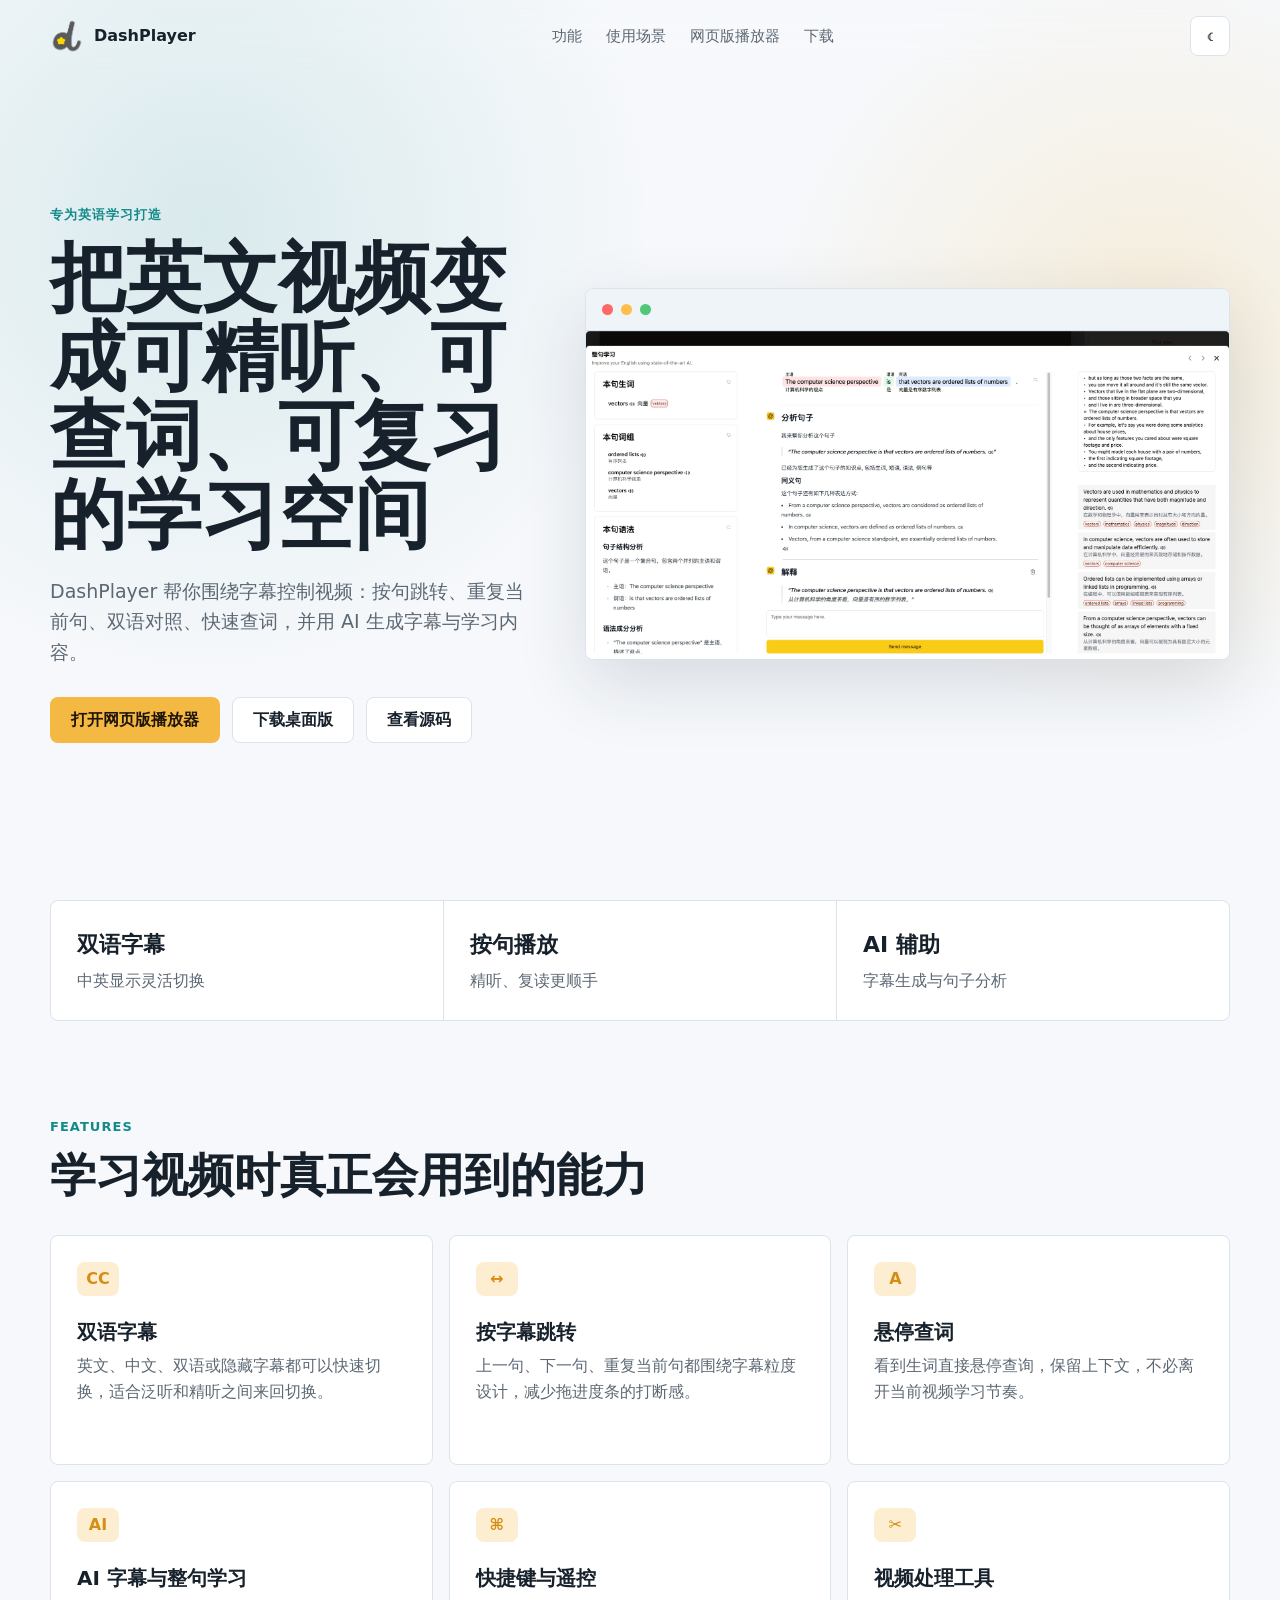
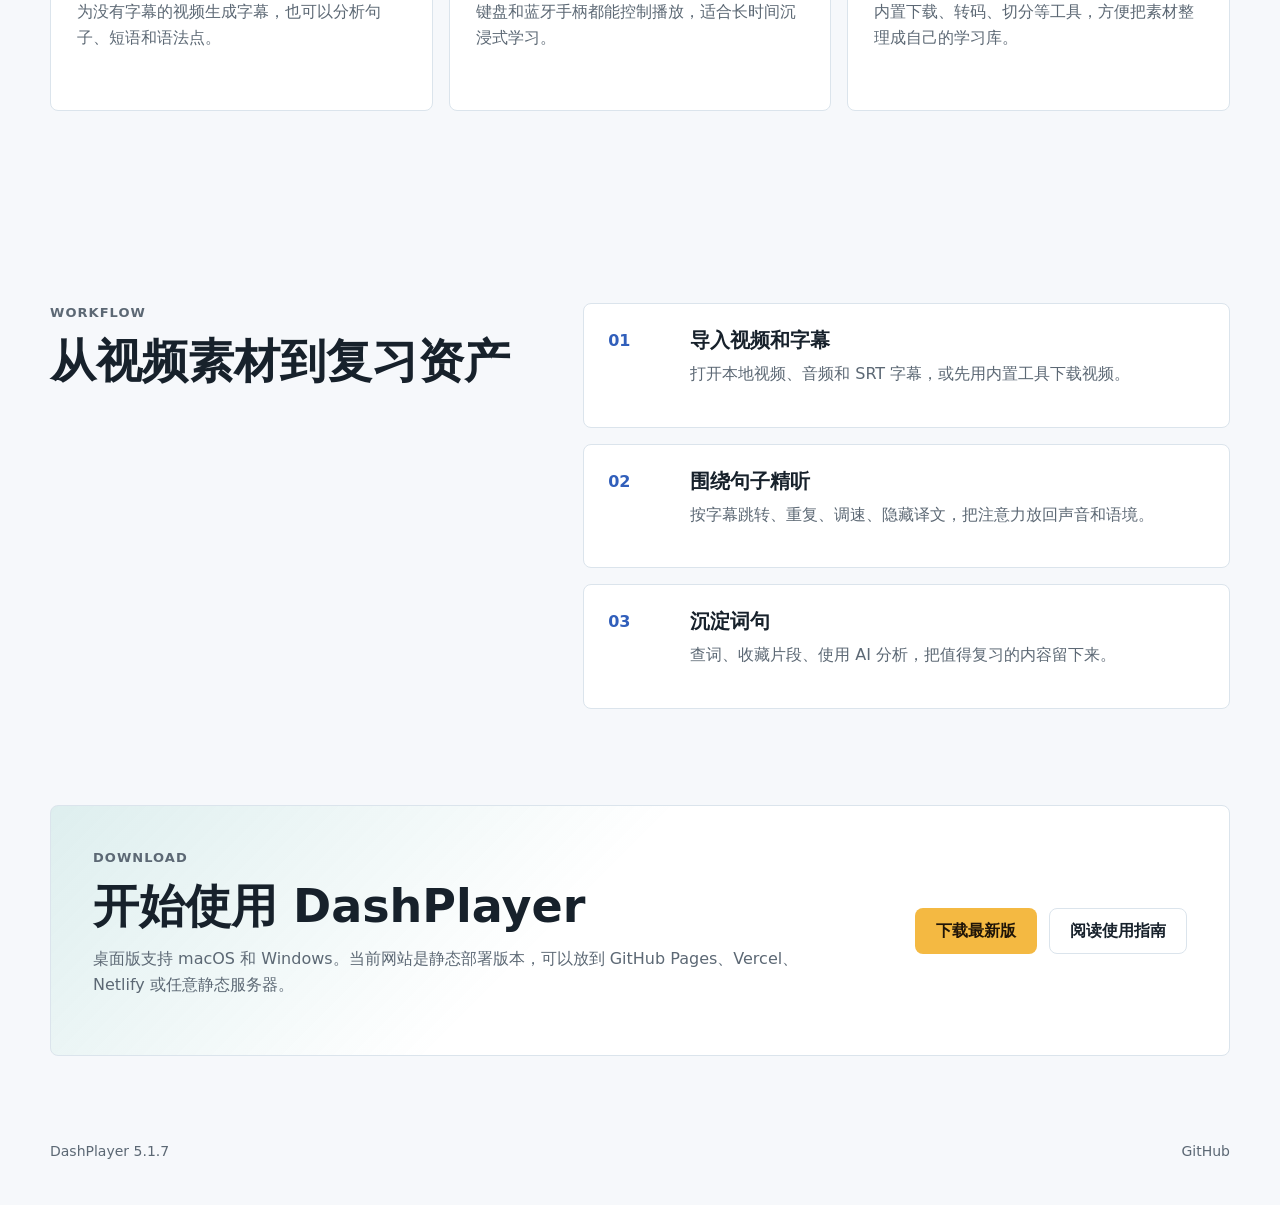
<file: site/index.html>
<!doctype html>
<html lang="zh-CN">
  <head>
    <meta charset="UTF-8" />
    <meta name="viewport" content="width=device-width, initial-scale=1.0" />
    <meta
      name="description"
      content="DashPlayer 是一款为英语学习打造的视频播放器，支持双语字幕、按句跳转、查词、AI 字幕和视频处理。"
    />
    <title>DashPlayer - 英语学习视频播放器</title>
    <link rel="icon" href="./assets/logo-light.png" />
    <link rel="stylesheet" href="./styles.css" />
  </head>
  <body>
    <header class="site-header">
        <a class="brand" href="#top" aria-label="DashPlayer 首页">
        <img src="./assets/logo-light.png" alt="" />
        <span>DashPlayer</span>
      </a>
      <nav class="site-nav" aria-label="主导航">
        <a href="#features">功能</a>
        <a href="#workflow">使用场景</a>
        <a href="./app.html">网页版播放器</a>
        <a href="#download">下载</a>
      </nav>
      <button class="theme-toggle" type="button" aria-label="切换主题">
        <span class="theme-icon" aria-hidden="true">☾</span>
      </button>
    </header>

    <main id="top">
      <section class="hero">
        <div class="hero-copy">
          <p class="eyebrow">专为英语学习打造</p>
          <h1>把英文视频变成可精听、可查词、可复习的学习空间</h1>
          <p class="lead">
            DashPlayer 帮你围绕字幕控制视频：按句跳转、重复当前句、双语对照、快速查词，并用 AI
            生成字幕与学习内容。
          </p>
          <div class="hero-actions">
            <a class="button primary" href="./app.html">打开网页版播放器</a>
            <a class="button secondary" href="#download">下载桌面版</a>
            <a class="button secondary" href="https://github.com/solidSpoon/DashPlayer" target="_blank" rel="noreferrer">查看源码</a>
          </div>
        </div>

        <div class="product-panel" aria-label="DashPlayer 界面预览">
          <div class="window-bar">
            <span></span>
            <span></span>
            <span></span>
          </div>
          <img src="./assets/ai-chat.png" alt="DashPlayer AI 整句学习界面截图" />
        </div>
      </section>

      <section class="metrics" aria-label="核心能力">
        <div>
          <strong>双语字幕</strong>
          <span>中英显示灵活切换</span>
        </div>
        <div>
          <strong>按句播放</strong>
          <span>精听、复读更顺手</span>
        </div>
        <div>
          <strong>AI 辅助</strong>
          <span>字幕生成与句子分析</span>
        </div>
      </section>

      <section id="features" class="section">
        <div class="section-heading">
          <p class="eyebrow">Features</p>
          <h2>学习视频时真正会用到的能力</h2>
        </div>
        <div class="feature-grid">
          <article>
            <span class="feature-icon">CC</span>
            <h3>双语字幕</h3>
            <p>英文、中文、双语或隐藏字幕都可以快速切换，适合泛听和精听之间来回切换。</p>
          </article>
          <article>
            <span class="feature-icon">↔</span>
            <h3>按字幕跳转</h3>
            <p>上一句、下一句、重复当前句都围绕字幕粒度设计，减少拖进度条的打断感。</p>
          </article>
          <article>
            <span class="feature-icon">A</span>
            <h3>悬停查词</h3>
            <p>看到生词直接悬停查询，保留上下文，不必离开当前视频学习节奏。</p>
          </article>
          <article>
            <span class="feature-icon">AI</span>
            <h3>AI 字幕与整句学习</h3>
            <p>为没有字幕的视频生成字幕，也可以分析句子、短语和语法点。</p>
          </article>
          <article>
            <span class="feature-icon">⌘</span>
            <h3>快捷键与遥控</h3>
            <p>键盘和蓝牙手柄都能控制播放，适合长时间沉浸式学习。</p>
          </article>
          <article>
            <span class="feature-icon">✂</span>
            <h3>视频处理工具</h3>
            <p>内置下载、转码、切分等工具，方便把素材整理成自己的学习库。</p>
          </article>
        </div>
      </section>

      <section id="workflow" class="workflow">
        <div class="section-heading">
          <p class="eyebrow">Workflow</p>
          <h2>从视频素材到复习资产</h2>
        </div>
        <ol>
          <li>
            <span>01</span>
            <div>
              <h3>导入视频和字幕</h3>
              <p>打开本地视频、音频和 SRT 字幕，或先用内置工具下载视频。</p>
            </div>
          </li>
          <li>
            <span>02</span>
            <div>
              <h3>围绕句子精听</h3>
              <p>按字幕跳转、重复、调速、隐藏译文，把注意力放回声音和语境。</p>
            </div>
          </li>
          <li>
            <span>03</span>
            <div>
              <h3>沉淀词句</h3>
              <p>查词、收藏片段、使用 AI 分析，把值得复习的内容留下来。</p>
            </div>
          </li>
        </ol>
      </section>

      <section id="download" class="download">
        <div>
          <p class="eyebrow">Download</p>
          <h2>开始使用 DashPlayer</h2>
          <p>
            桌面版支持 macOS 和 Windows。当前网站是静态部署版本，可以放到 GitHub Pages、Vercel、
            Netlify 或任意静态服务器。
          </p>
        </div>
        <div class="download-actions">
          <a class="button primary" href="https://github.com/solidSpoon/DashPlayer/releases/latest" target="_blank" rel="noreferrer">下载最新版</a>
          <a class="button secondary" href="https://solidspoon.xyz/DashPlayer/home.html" target="_blank" rel="noreferrer">阅读使用指南</a>
        </div>
      </section>
    </main>

    <footer class="site-footer">
      <span>DashPlayer 5.1.7</span>
      <a href="https://github.com/solidSpoon/DashPlayer" target="_blank" rel="noreferrer">GitHub</a>
    </footer>

    <script src="./script.js"></script>
  </body>
</html>
</file>
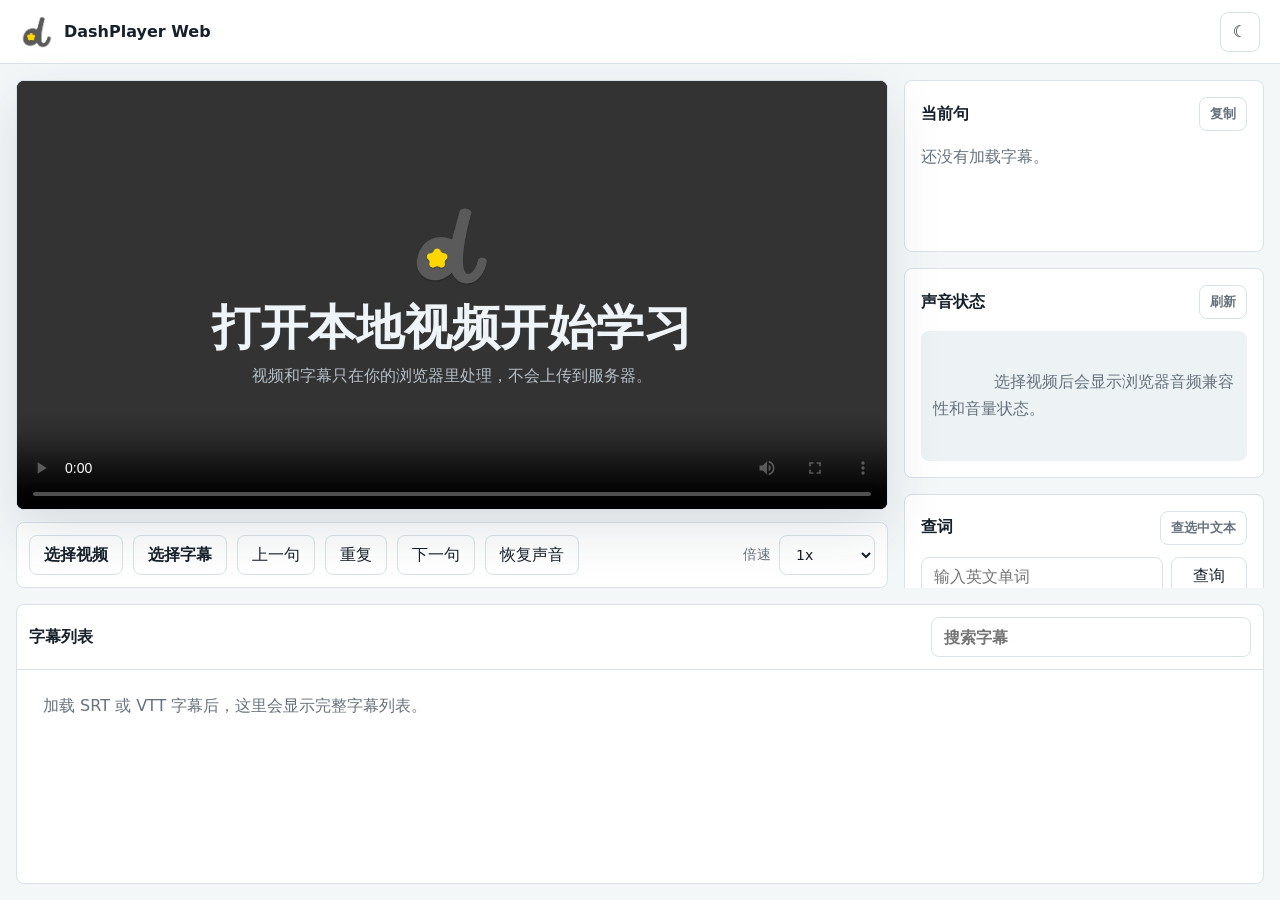
<file: site/app.html>
<!doctype html>
<html lang="zh-CN">
  <head>
    <meta charset="UTF-8" />
    <meta name="viewport" content="width=device-width, initial-scale=1.0" />
    <meta
      name="description"
      content="DashPlayer Web 版播放器，支持浏览器本地视频、本地 SRT 字幕、查词和 AI 句子分析接口。"
    />
    <title>DashPlayer Web Player</title>
    <link rel="icon" href="./assets/logo-light.png" />
    <link rel="stylesheet" href="./app.css" />
  </head>
  <body>
    <header class="app-header">
      <a class="brand" href="./index.html" aria-label="返回 DashPlayer 首页">
        <img src="./assets/logo-light.png" alt="" />
        <span>DashPlayer Web</span>
      </a>
      <div class="header-actions">
        <button class="icon-button" id="themeToggle" type="button" aria-label="切换主题">☾</button>
      </div>
    </header>

    <main class="player-shell">
      <section class="stage">
        <div class="video-frame">
          <video id="video" controls playsinline></video>
          <div class="subtitle-overlay" id="subtitleOverlay"></div>
          <div class="empty-state" id="emptyState">
            <img src="./assets/logo-light.png" alt="" />
            <h1>打开本地视频开始学习</h1>
            <p>视频和字幕只在你的浏览器里处理，不会上传到服务器。</p>
          </div>
        </div>

        <div class="control-strip">
          <label class="file-button">
            <input id="videoInput" type="file" accept="video/*,audio/*" />
            选择视频
          </label>
          <label class="file-button">
            <input id="subtitleInput" type="file" accept=".srt,.vtt,text/plain" />
            选择字幕
          </label>
          <button id="prevLine" type="button">上一句</button>
          <button id="repeatLine" type="button">重复</button>
          <button id="nextLine" type="button">下一句</button>
          <button id="restoreSound" type="button">恢复声音</button>
          <label class="speed-control">
            倍速
            <select id="speedSelect">
              <option value="0.75">0.75x</option>
              <option value="1" selected>1x</option>
              <option value="1.25">1.25x</option>
              <option value="1.5">1.5x</option>
              <option value="2">2x</option>
            </select>
          </label>
        </div>
      </section>

      <aside class="side-panel">
        <section class="panel-section current-card">
          <div class="panel-heading">
            <span>当前句</span>
            <button id="copyCurrent" type="button">复制</button>
          </div>
          <p id="currentSentence">还没有加载字幕。</p>
        </section>

        <section class="panel-section audio-card">
          <div class="panel-heading">
            <span>声音状态</span>
            <button id="refreshAudioStatus" type="button">刷新</button>
          </div>
          <div class="audio-status" id="audioStatus">
            选择视频后会显示浏览器音频兼容性和音量状态。
          </div>
        </section>

        <section class="panel-section">
          <div class="panel-heading">
            <span>查词</span>
            <button id="lookupSelected" type="button">查选中文本</button>
          </div>
          <div class="lookup-row">
            <input id="lookupInput" type="text" placeholder="输入英文单词" autocomplete="off" />
            <button id="lookupButton" type="button">查询</button>
          </div>
          <div class="lookup-result" id="lookupResult">选中字幕里的单词，或手动输入后查询。</div>
        </section>

        <section class="panel-section ai-card">
          <div class="panel-heading">
            <span>AI 接口</span>
            <button id="saveAiConfig" type="button">保存</button>
          </div>
          <label>
            接口地址
            <input id="aiBaseUrl" type="url" placeholder="https://api.openai.com/v1/chat/completions" />
          </label>
          <label>
            API Key
            <input id="aiKey" type="password" placeholder="sk-..." autocomplete="off" />
          </label>
          <label>
            模型
            <input id="aiModel" type="text" placeholder="填写你的模型名" />
          </label>
          <label>
            提问内容
            <textarea id="aiPrompt" rows="4"></textarea>
          </label>
          <button class="primary-action" id="askAi" type="button">分析当前句</button>
          <div class="ai-result" id="aiResult">保存接口配置后，可以让 AI 解释当前字幕句子。</div>
        </section>
      </aside>

      <section class="transcript-panel">
        <div class="transcript-header">
          <span>字幕列表</span>
          <input id="subtitleSearch" type="search" placeholder="搜索字幕" />
        </div>
        <div class="subtitle-list" id="subtitleList"></div>
      </section>
    </main>

    <script src="./app.js"></script>
  </body>
</html>
</file>
<file: site/styles.css>
:root {
  color-scheme: light;
  --bg: #f6f8fb;
  --surface: #ffffff;
  --surface-soft: #eef4f8;
  --text: #17212b;
  --muted: #5c6874;
  --line: #dbe4ec;
  --primary: #f4b942;
  --primary-strong: #d68d13;
  --teal: #138a8a;
  --blue: #315fbb;
  --shadow: 0 24px 70px rgba(28, 44, 64, 0.14);
}

:root[data-theme="dark"] {
  color-scheme: dark;
  --bg: #101418;
  --surface: #171d22;
  --surface-soft: #202a30;
  --text: #f4f7f9;
  --muted: #a4b1bd;
  --line: #2c3842;
  --primary: #f4b942;
  --primary-strong: #ffcf70;
  --teal: #55c5bd;
  --blue: #8caeff;
  --shadow: 0 24px 70px rgba(0, 0, 0, 0.32);
}

* {
  box-sizing: border-box;
}

html {
  scroll-behavior: smooth;
}

body {
  margin: 0;
  background:
    radial-gradient(circle at 16% 8%, rgba(19, 138, 138, 0.13), transparent 28rem),
    radial-gradient(circle at 90% 12%, rgba(244, 185, 66, 0.18), transparent 24rem),
    var(--bg);
  color: var(--text);
  font-family:
    Inter, ui-sans-serif, system-ui, -apple-system, BlinkMacSystemFont, "Segoe UI",
    "PingFang SC", "Microsoft YaHei", sans-serif;
  line-height: 1.6;
}

a {
  color: inherit;
  text-decoration: none;
}

img {
  display: block;
  max-width: 100%;
}

.site-header {
  position: sticky;
  top: 0;
  z-index: 10;
  display: flex;
  align-items: center;
  justify-content: space-between;
  gap: 24px;
  width: min(1180px, calc(100% - 32px));
  min-height: 72px;
  margin: 0 auto;
  padding: 12px 0;
  backdrop-filter: blur(18px);
}

.brand {
  display: inline-flex;
  align-items: center;
  gap: 10px;
  font-weight: 760;
  letter-spacing: 0;
}

.brand img {
  width: 34px;
  height: 34px;
}

.site-nav {
  display: flex;
  align-items: center;
  gap: 24px;
  color: var(--muted);
  font-size: 15px;
}

.site-nav a:hover,
.site-footer a:hover {
  color: var(--text);
}

.theme-toggle {
  display: grid;
  place-items: center;
  width: 40px;
  height: 40px;
  border: 1px solid var(--line);
  border-radius: 8px;
  background: var(--surface);
  color: var(--text);
  cursor: pointer;
}

.hero,
.section,
.workflow,
.download,
.metrics,
.site-footer {
  width: min(1180px, calc(100% - 32px));
  margin: 0 auto;
}

.hero {
  display: grid;
  grid-template-columns: minmax(0, 0.86fr) minmax(380px, 1.14fr);
  align-items: center;
  gap: 48px;
  min-height: calc(100vh - 72px);
  padding: 48px 0 72px;
}

.hero-copy {
  max-width: 650px;
}

.eyebrow {
  margin: 0 0 12px;
  color: var(--teal);
  font-size: 13px;
  font-weight: 760;
  letter-spacing: 0.08em;
  text-transform: uppercase;
}

h1,
h2,
h3,
p {
  margin-top: 0;
}

h1 {
  margin-bottom: 22px;
  font-size: clamp(44px, 7vw, 76px);
  line-height: 1.04;
  letter-spacing: 0;
}

h2 {
  margin-bottom: 14px;
  font-size: clamp(28px, 4vw, 46px);
  line-height: 1.12;
  letter-spacing: 0;
}

h3 {
  margin-bottom: 8px;
  font-size: 20px;
  line-height: 1.25;
}

.lead {
  margin-bottom: 30px;
  color: var(--muted);
  font-size: 19px;
}

.hero-actions,
.download-actions {
  display: flex;
  flex-wrap: wrap;
  gap: 12px;
}

.button {
  display: inline-flex;
  align-items: center;
  justify-content: center;
  min-height: 46px;
  padding: 0 20px;
  border: 1px solid transparent;
  border-radius: 8px;
  font-weight: 720;
  white-space: nowrap;
  transition:
    transform 160ms ease,
    border-color 160ms ease,
    background-color 160ms ease;
}

.button:hover {
  transform: translateY(-1px);
}

.button.primary {
  background: var(--primary);
  color: #201508;
}

.button.secondary {
  border-color: var(--line);
  background: var(--surface);
  color: var(--text);
}

.product-panel {
  overflow: hidden;
  border: 1px solid var(--line);
  border-radius: 8px;
  background: var(--surface);
  box-shadow: var(--shadow);
}

.window-bar {
  display: flex;
  gap: 8px;
  align-items: center;
  height: 42px;
  padding: 0 16px;
  border-bottom: 1px solid var(--line);
  background: var(--surface-soft);
}

.window-bar span {
  width: 11px;
  height: 11px;
  border-radius: 999px;
  background: #ff6868;
}

.window-bar span:nth-child(2) {
  background: #ffbd4a;
}

.window-bar span:nth-child(3) {
  background: #50c878;
}

.product-panel img {
  aspect-ratio: 1.96 / 1;
  width: 100%;
  object-fit: cover;
  object-position: left top;
}

.metrics {
  display: grid;
  grid-template-columns: repeat(3, 1fr);
  gap: 1px;
  overflow: hidden;
  border: 1px solid var(--line);
  border-radius: 8px;
  background: var(--line);
}

.metrics div {
  min-height: 118px;
  padding: 26px;
  background: var(--surface);
}

.metrics strong,
.metrics span {
  display: block;
}

.metrics strong {
  margin-bottom: 6px;
  font-size: 22px;
}

.metrics span,
.feature-grid p,
.workflow p,
.download p {
  color: var(--muted);
}

.section,
.workflow,
.download {
  padding: 96px 0;
}

.section-heading {
  max-width: 680px;
  margin-bottom: 34px;
}

.feature-grid {
  display: grid;
  grid-template-columns: repeat(3, 1fr);
  gap: 16px;
}

.feature-grid article {
  min-height: 230px;
  padding: 26px;
  border: 1px solid var(--line);
  border-radius: 8px;
  background: var(--surface);
}

.feature-icon {
  display: inline-grid;
  place-items: center;
  min-width: 42px;
  height: 34px;
  margin-bottom: 24px;
  padding: 0 8px;
  border-radius: 8px;
  background: color-mix(in srgb, var(--primary) 24%, transparent);
  color: var(--primary-strong);
  font-weight: 800;
}

.workflow {
  display: grid;
  grid-template-columns: 0.75fr 1fr;
  gap: 48px;
  align-items: start;
}

.workflow ol {
  display: grid;
  gap: 16px;
  margin: 0;
  padding: 0;
  list-style: none;
}

.workflow li {
  display: grid;
  grid-template-columns: 64px 1fr;
  gap: 18px;
  padding: 24px;
  border: 1px solid var(--line);
  border-radius: 8px;
  background: var(--surface);
}

.workflow li > span {
  color: var(--blue);
  font-weight: 820;
}

.download {
  display: flex;
  align-items: center;
  justify-content: space-between;
  gap: 32px;
  margin-bottom: 56px;
  padding: 42px;
  border: 1px solid var(--line);
  border-radius: 8px;
  background:
    linear-gradient(135deg, rgba(19, 138, 138, 0.14), transparent 44%),
    var(--surface);
}

.download > div:first-child {
  max-width: 720px;
}

.site-footer {
  display: flex;
  justify-content: space-between;
  gap: 20px;
  padding: 28px 0 42px;
  color: var(--muted);
  font-size: 14px;
}

@media (max-width: 900px) {
  .site-nav {
    display: none;
  }

  .hero {
    grid-template-columns: 1fr;
    min-height: auto;
    padding-top: 34px;
  }

  .product-panel {
    max-width: 720px;
  }

  .metrics,
  .feature-grid,
  .workflow {
    grid-template-columns: 1fr;
  }

  .download {
    align-items: stretch;
    flex-direction: column;
  }
}

@media (max-width: 560px) {
  .site-header,
  .hero,
  .section,
  .workflow,
  .download,
  .metrics,
  .site-footer {
    width: min(100% - 24px, 1180px);
  }

  .hero {
    gap: 30px;
    padding-bottom: 46px;
  }

  h1 {
    font-size: 40px;
  }

  .lead {
    font-size: 17px;
  }

  .metrics div,
  .feature-grid article,
  .workflow li,
  .download {
    padding: 22px;
  }

  .workflow li {
    grid-template-columns: 1fr;
  }

  .button {
    width: 100%;
  }

  .site-footer {
    flex-direction: column;
  }
}
</file>
<file: site/app.css>
:root {
  color-scheme: light;
  --bg: #f4f7f8;
  --panel: #ffffff;
  --panel-soft: #edf3f4;
  --text: #17212b;
  --muted: #66727d;
  --line: #d8e2e7;
  --primary: #f4b942;
  --primary-strong: #ca8210;
  --teal: #12817f;
  --danger: #c43d3d;
  --shadow: 0 20px 54px rgba(30, 45, 58, 0.13);
}

:root[data-theme="dark"] {
  color-scheme: dark;
  --bg: #0f1418;
  --panel: #171d22;
  --panel-soft: #202a30;
  --text: #f4f7f9;
  --muted: #a6b2bd;
  --line: #2b3842;
  --primary: #f4b942;
  --primary-strong: #ffcf70;
  --teal: #57c7bf;
  --danger: #ff8585;
  --shadow: 0 20px 54px rgba(0, 0, 0, 0.32);
}

* {
  box-sizing: border-box;
}

body {
  min-height: 100vh;
  margin: 0;
  background: var(--bg);
  color: var(--text);
  font-family:
    Inter, ui-sans-serif, system-ui, -apple-system, BlinkMacSystemFont, "Segoe UI",
    "PingFang SC", "Microsoft YaHei", sans-serif;
}

button,
input,
select,
textarea {
  font: inherit;
}

button {
  border: 1px solid var(--line);
  border-radius: 8px;
  background: var(--panel);
  color: var(--text);
  cursor: pointer;
}

button:hover,
.file-button:hover {
  border-color: var(--teal);
}

button:disabled {
  cursor: not-allowed;
  opacity: 0.62;
}

input,
select,
textarea {
  width: 100%;
  border: 1px solid var(--line);
  border-radius: 8px;
  background: var(--panel);
  color: var(--text);
  outline: none;
}

input,
select {
  height: 40px;
  padding: 0 12px;
}

textarea {
  min-height: 96px;
  padding: 10px 12px;
  resize: vertical;
}

input:focus,
select:focus,
textarea:focus {
  border-color: var(--teal);
}

.app-header {
  display: flex;
  align-items: center;
  justify-content: space-between;
  height: 64px;
  padding: 0 20px;
  border-bottom: 1px solid var(--line);
  background: color-mix(in srgb, var(--panel) 92%, transparent);
  backdrop-filter: blur(16px);
}

.brand {
  display: inline-flex;
  align-items: center;
  gap: 10px;
  color: var(--text);
  font-weight: 780;
  text-decoration: none;
}

.brand img {
  width: 34px;
  height: 34px;
}

.icon-button {
  display: grid;
  place-items: center;
  width: 40px;
  height: 40px;
}

.player-shell {
  display: grid;
  grid-template-columns: minmax(0, 1fr) 360px;
  grid-template-rows: minmax(420px, calc(100vh - 344px)) 280px;
  gap: 16px;
  height: calc(100vh - 64px);
  padding: 16px;
}

.stage,
.side-panel,
.transcript-panel {
  min-width: 0;
}

.stage {
  display: grid;
  grid-template-rows: minmax(0, 1fr) auto;
  gap: 12px;
}

.video-frame {
  position: relative;
  overflow: hidden;
  display: grid;
  place-items: center;
  min-height: 320px;
  border: 1px solid var(--line);
  border-radius: 8px;
  background: #050607;
  box-shadow: var(--shadow);
}

video {
  width: 100%;
  height: 100%;
  max-height: 100%;
  object-fit: contain;
}

.subtitle-overlay {
  position: absolute;
  right: 24px;
  bottom: 72px;
  left: 24px;
  display: none;
  justify-content: center;
  color: #fff;
  font-size: clamp(18px, 2.4vw, 32px);
  font-weight: 760;
  line-height: 1.35;
  text-align: center;
  text-shadow: 0 2px 12px rgba(0, 0, 0, 0.9);
  user-select: text;
}

.subtitle-overlay.visible {
  display: flex;
}

.subtitle-overlay span {
  max-width: min(980px, 100%);
  padding: 8px 14px;
  border-radius: 8px;
  background: rgba(0, 0, 0, 0.42);
}

.empty-state {
  position: absolute;
  inset: 0;
  display: grid;
  place-items: center;
  align-content: center;
  gap: 12px;
  padding: 24px;
  color: #eef4f8;
  text-align: center;
}

.empty-state.hidden {
  display: none;
}

.empty-state img {
  width: 86px;
  height: 86px;
}

.empty-state h1 {
  margin: 0;
  font-size: clamp(28px, 4vw, 48px);
  line-height: 1.1;
}

.empty-state p {
  margin: 0;
  color: #b5c0c9;
}

.control-strip {
  display: flex;
  flex-wrap: wrap;
  gap: 10px;
  align-items: center;
  padding: 12px;
  border: 1px solid var(--line);
  border-radius: 8px;
  background: var(--panel);
}

.control-strip button,
.file-button {
  min-height: 40px;
  padding: 0 14px;
}

.file-button {
  display: inline-flex;
  align-items: center;
  justify-content: center;
  border: 1px solid var(--line);
  border-radius: 8px;
  background: var(--panel);
  color: var(--text);
  cursor: pointer;
  font-weight: 680;
}

.file-button input {
  position: absolute;
  width: 1px;
  height: 1px;
  opacity: 0;
  pointer-events: none;
}

.speed-control {
  display: inline-flex;
  align-items: center;
  gap: 8px;
  margin-left: auto;
  color: var(--muted);
  font-size: 14px;
}

.speed-control select {
  width: 96px;
}

.side-panel {
  display: grid;
  gap: 16px;
  overflow: auto;
}

.panel-section,
.transcript-panel {
  border: 1px solid var(--line);
  border-radius: 8px;
  background: var(--panel);
}

.panel-section {
  padding: 16px;
}

.panel-heading,
.transcript-header {
  display: flex;
  align-items: center;
  justify-content: space-between;
  gap: 12px;
  margin-bottom: 12px;
  font-weight: 760;
}

.panel-heading button {
  min-height: 34px;
  padding: 0 10px;
  color: var(--muted);
  font-size: 13px;
}

.current-card p {
  min-height: 92px;
  margin: 0;
  color: var(--muted);
  line-height: 1.7;
  user-select: text;
}

.lookup-row {
  display: grid;
  grid-template-columns: 1fr 76px;
  gap: 8px;
}

.lookup-result,
.ai-result,
.audio-status {
  min-height: 88px;
  margin-top: 12px;
  padding: 12px;
  border-radius: 8px;
  background: var(--panel-soft);
  color: var(--muted);
  line-height: 1.65;
  white-space: pre-wrap;
  user-select: text;
}

.audio-status {
  margin-top: 0;
}

.audio-status strong {
  color: var(--text);
}

.audio-status ul {
  margin: 8px 0 0;
  padding-left: 18px;
}

.audio-status li {
  margin: 4px 0;
}

.ai-card {
  display: grid;
  gap: 10px;
}

.ai-card label {
  display: grid;
  gap: 6px;
  color: var(--muted);
  font-size: 13px;
  font-weight: 650;
}

.primary-action {
  min-height: 42px;
  border-color: transparent;
  background: var(--primary);
  color: #201508;
  font-weight: 780;
}

.transcript-panel {
  grid-column: 1 / -1;
  display: grid;
  grid-template-rows: auto minmax(0, 1fr);
  overflow: hidden;
}

.transcript-header {
  margin: 0;
  padding: 12px;
  border-bottom: 1px solid var(--line);
}

.transcript-header input {
  max-width: 320px;
}

.subtitle-list {
  overflow: auto;
  padding: 8px;
}

.subtitle-item {
  display: grid;
  grid-template-columns: 84px 1fr;
  gap: 12px;
  width: 100%;
  padding: 10px 12px;
  border: 1px solid transparent;
  border-radius: 8px;
  background: transparent;
  color: var(--text);
  text-align: left;
}

.subtitle-item:hover {
  background: var(--panel-soft);
}

.subtitle-item.active {
  border-color: color-mix(in srgb, var(--primary) 64%, var(--line));
  background: color-mix(in srgb, var(--primary) 18%, transparent);
}

.subtitle-time {
  color: var(--teal);
  font-size: 13px;
  font-variant-numeric: tabular-nums;
}

.subtitle-text {
  line-height: 1.55;
  user-select: text;
}

.notice {
  padding: 18px;
  color: var(--muted);
}

.error-text {
  color: var(--danger);
}

@media (max-width: 980px) {
  .player-shell {
    grid-template-columns: 1fr;
    grid-template-rows: minmax(420px, 58vh) auto 320px;
    height: auto;
    min-height: calc(100vh - 64px);
  }

  .side-panel {
    grid-template-columns: 1fr;
    overflow: visible;
  }

  .transcript-panel {
    grid-column: auto;
  }
}

@media (max-width: 620px) {
  .app-header {
    padding: 0 12px;
  }

  .player-shell {
    padding: 12px;
  }

  .control-strip {
    align-items: stretch;
  }

  .control-strip button,
  .file-button,
  .speed-control {
    width: 100%;
  }

  .speed-control {
    justify-content: space-between;
    margin-left: 0;
  }

  .speed-control select {
    width: 120px;
  }

  .transcript-header {
    align-items: stretch;
    flex-direction: column;
  }

  .transcript-header input {
    max-width: none;
  }

  .subtitle-item {
    grid-template-columns: 1fr;
  }
}
</file>
